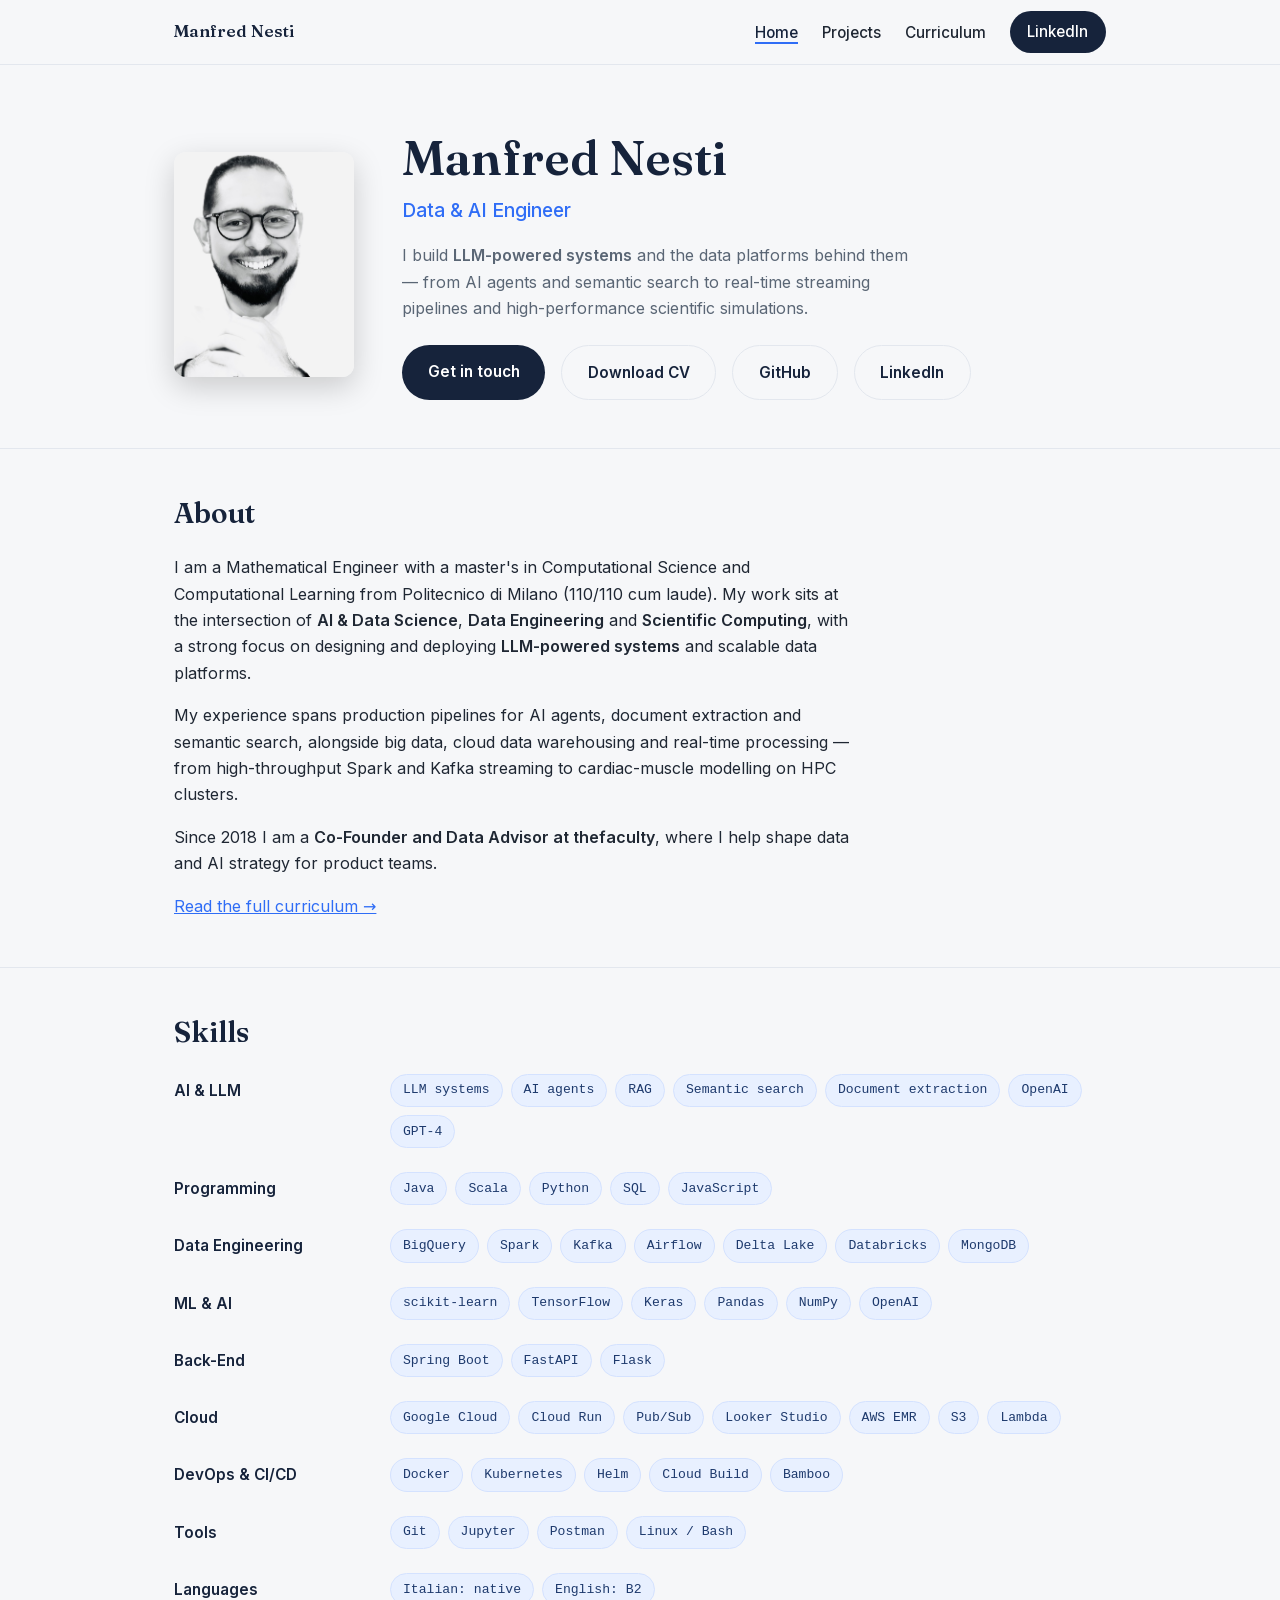
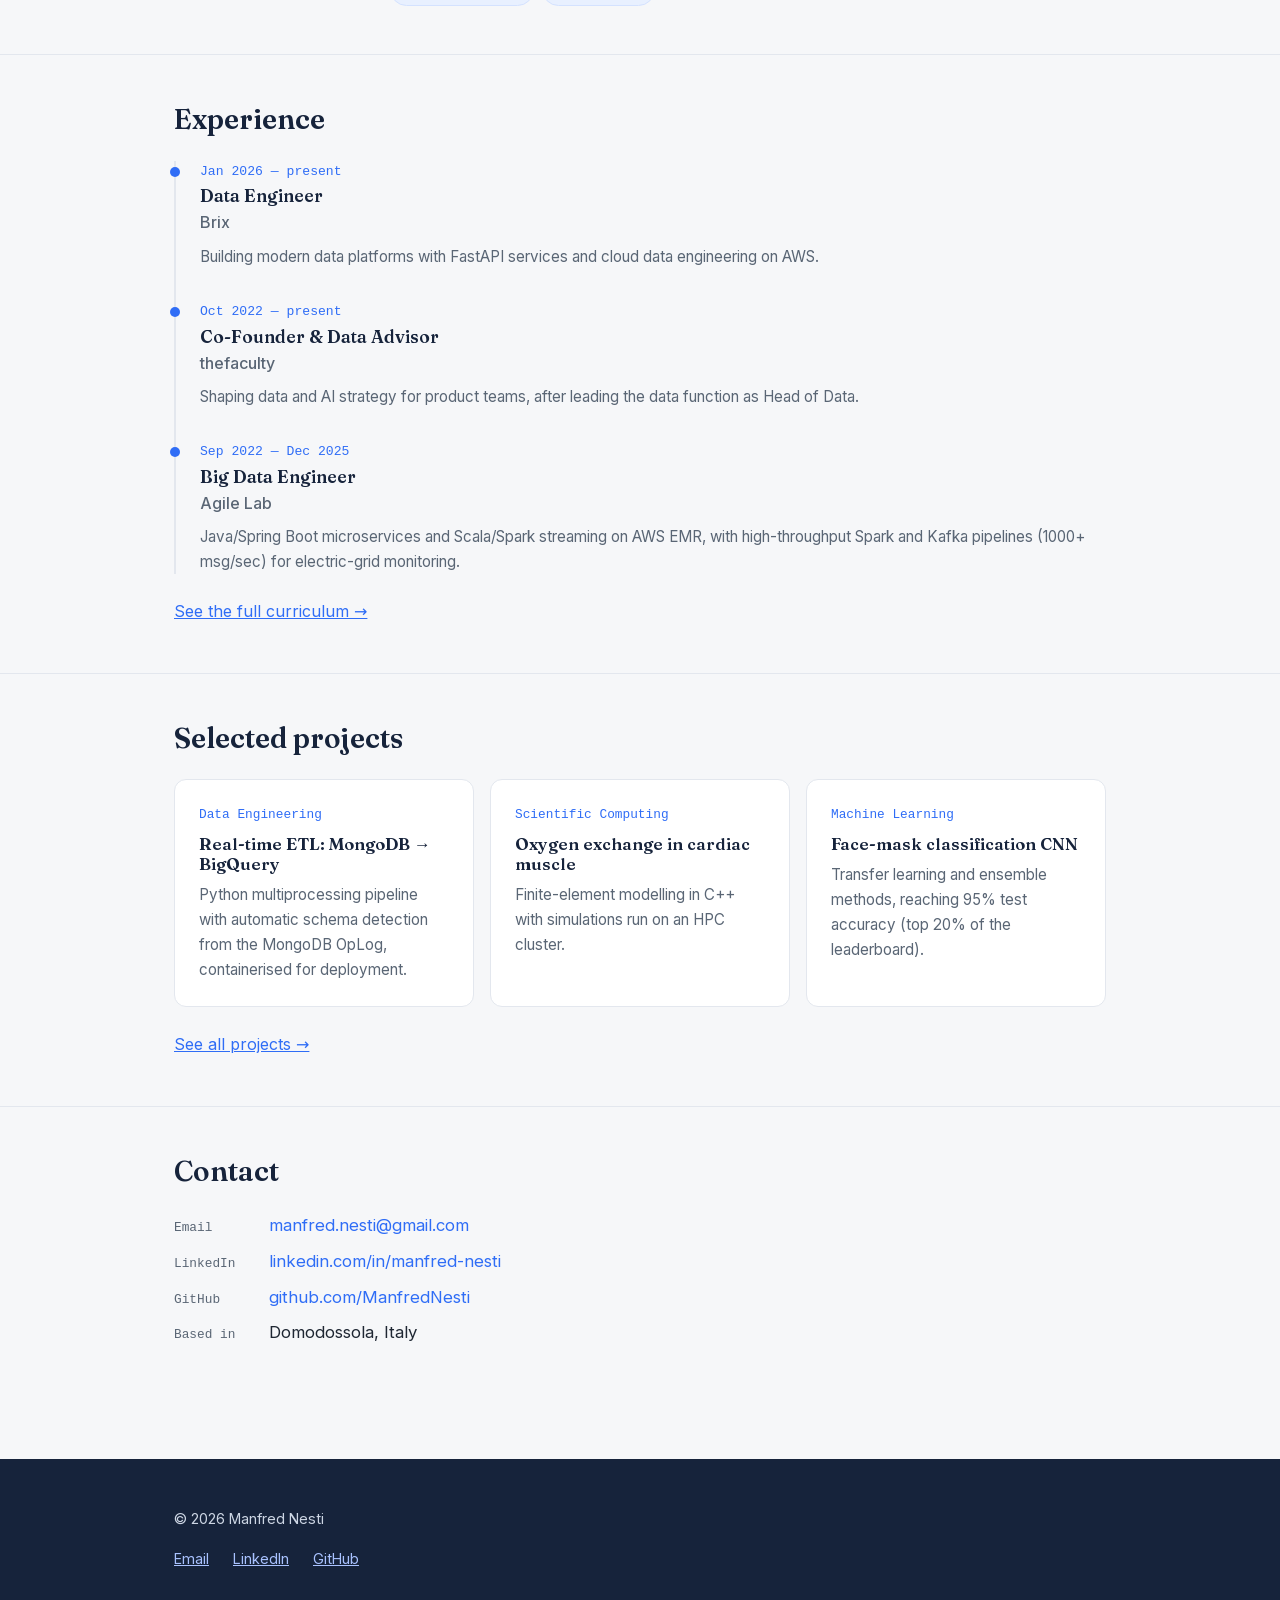
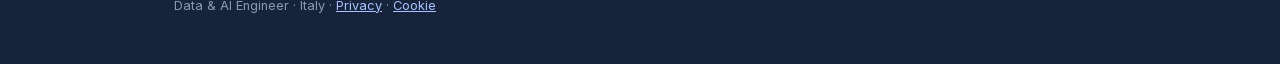
<file: index.html>
<!DOCTYPE html>
<html lang="en">
<head>
  <meta charset="UTF-8" />
  <meta name="viewport" content="width=device-width, initial-scale=1.0" />

  <title>Manfred Nesti — Data &amp; AI Engineer</title>
  <meta name="description" content="Manfred Nesti — Mathematical Engineer building LLM-powered systems and the data platforms behind them: AI agents, semantic search, streaming pipelines and high-performance scientific computing." />
  <link rel="canonical" href="https://www.manfrednesti.com/" />

  <!-- Social preview -->
  <meta property="og:title" content="Manfred Nesti — Data &amp; AI Engineer" />
  <meta property="og:description" content="Mathematical Engineer building LLM-powered systems and scalable data platforms — from AI agents to scientific computing." />
  <meta property="og:type" content="website" />
  <meta property="og:url" content="https://www.manfrednesti.com/" />
  <meta property="og:locale" content="en_GB" />

  <link rel="icon" href="assets/favicon.svg" type="image/svg+xml" />
  <link rel="icon" href="assets/favicon-32.png" sizes="32x32" type="image/png" />
  <link rel="apple-touch-icon" href="assets/apple-touch-icon.png" />
  <link rel="preload" href="assets/fonts/fraunces-latin.woff2" as="font" type="font/woff2" crossorigin />
  <link rel="preload" href="assets/fonts/inter-latin.woff2" as="font" type="font/woff2" crossorigin />
  <link rel="stylesheet" href="css/style.css" />

  <!-- ===== STRUCTURED DATA (JSON-LD) — helps Google understand who you are ===== -->
  <script type="application/ld+json">
  {
    "@context": "https://schema.org",
    "@type": "Person",
    "name": "Manfred Nesti",
    "jobTitle": "Data & AI Engineer",
    "url": "https://www.manfrednesti.com/",
    "email": "mailto:manfred.nesti@gmail.com",
    "alumniOf": "Politecnico di Milano",
    "knowsAbout": ["Artificial Intelligence", "Large Language Models", "Data Engineering", "Data Science", "Machine Learning", "Scientific Computing", "Cloud Computing"],
    "sameAs": [
      "https://www.linkedin.com/in/manfred-nesti/",
      "https://github.com/ManfredNesti"
    ]
  }
  </script>
</head>

<body>
  <a class="skip-link" href="#main">Skip to content</a>

  <!-- ============ HEADER (same on every page) ============ -->
  <header class="site-header">
    <div class="container">
      <nav class="nav" data-nav aria-label="Main navigation">
        <a class="nav__brand" href="/">Manfred Nesti</a>
        <button class="nav__toggle" data-nav-toggle aria-label="Open menu" aria-expanded="false">☰</button>
        <ul class="nav__links">
          <li><a href="/" aria-current="page">Home</a></li>
          <li><a href="projects">Projects</a></li>
          <li><a href="cv">Curriculum</a></li>
          <li><a class="btn btn--sm" href="https://www.linkedin.com/in/manfred-nesti/" target="_blank" rel="noopener">LinkedIn</a></li>
        </ul>
      </nav>
    </div>
  </header>

  <main id="main">

    <!-- ============ HERO ============ -->
    <div class="hero">
      <div class="container hero__grid">
        <img class="hero__photo" src="assets/foto.jpg" alt="Manfred Nesti" width="180" height="225" />
        <div>
          <h1>Manfred Nesti</h1>
          <p class="hero__role">Data &amp; AI Engineer</p>
          <p class="hero__intro">
            I build <strong>LLM-powered systems</strong> and the data platforms behind them — from AI
            agents and semantic search to real-time streaming pipelines and high-performance scientific
            simulations.
          </p>
          <div class="btn-row">
            <a class="btn" href="mailto:manfred.nesti@gmail.com">Get in touch</a>
            <a class="btn btn--ghost" href="assets/CV_Manfred_Nesti.pdf" target="_blank" rel="noopener">Download CV</a>
            <a class="btn btn--ghost" href="https://github.com/ManfredNesti" target="_blank" rel="noopener">GitHub</a>
            <a class="btn btn--ghost" href="https://www.linkedin.com/in/manfred-nesti/" target="_blank" rel="noopener">LinkedIn</a>
          </div>
        </div>
      </div>
    </div>

    <!-- ============ ABOUT ============ -->
    <section class="section" id="about">
      <div class="container">
        <h2>About</h2>
        <div class="prose">
          <p>
            I am a Mathematical Engineer with a master's in Computational Science and Computational
            Learning from Politecnico di Milano (110/110 cum laude). My work sits at the intersection of
            <strong>AI &amp; Data Science</strong>, <strong>Data Engineering</strong> and
            <strong>Scientific Computing</strong>, with a strong focus on designing and deploying
            <strong>LLM-powered systems</strong> and scalable data platforms.
          </p>
          <p>
            My experience spans production pipelines for AI agents, document extraction and semantic
            search, alongside big data, cloud data warehousing and real-time processing — from
            high-throughput Spark and Kafka streaming to cardiac-muscle modelling on HPC clusters.
          </p>
          <p>
            Since 2018 I am a <strong>Co-Founder and Data Advisor at thefaculty</strong>, where I help
            shape data and AI strategy for product teams.
          </p>
          <p><a href="cv">Read the full curriculum →</a></p>
        </div>
      </div>
    </section>

    <!-- ============ SKILLS ============ -->
    <section class="section" id="skills">
      <div class="container">
        <h2>Skills</h2>
        <div class="skills">
          <div class="skill-group">
            <div class="skill-group__label">AI &amp; LLM</div>
            <ul class="chips">
              <li class="chip">LLM systems</li><li class="chip">AI agents</li><li class="chip">RAG</li>
              <li class="chip">Semantic search</li><li class="chip">Document extraction</li>
              <li class="chip">OpenAI</li><li class="chip">GPT-4</li>
            </ul>
          </div>
          <div class="skill-group">
            <div class="skill-group__label">Programming</div>
            <ul class="chips">
              <li class="chip">Java</li><li class="chip">Scala</li><li class="chip">Python</li>
              <li class="chip">SQL</li><li class="chip">JavaScript</li>
            </ul>
          </div>
          <div class="skill-group">
            <div class="skill-group__label">Data Engineering</div>
            <ul class="chips">
              <li class="chip">BigQuery</li><li class="chip">Spark</li><li class="chip">Kafka</li>
              <li class="chip">Airflow</li><li class="chip">Delta Lake</li><li class="chip">Databricks</li>
              <li class="chip">MongoDB</li>
            </ul>
          </div>
          <div class="skill-group">
            <div class="skill-group__label">ML &amp; AI</div>
            <ul class="chips">
              <li class="chip">scikit-learn</li><li class="chip">TensorFlow</li><li class="chip">Keras</li>
              <li class="chip">Pandas</li><li class="chip">NumPy</li><li class="chip">OpenAI</li>
            </ul>
          </div>
          <div class="skill-group">
            <div class="skill-group__label">Back-End</div>
            <ul class="chips">
              <li class="chip">Spring Boot</li><li class="chip">FastAPI</li><li class="chip">Flask</li>
            </ul>
          </div>
          <div class="skill-group">
            <div class="skill-group__label">Cloud</div>
            <ul class="chips">
              <li class="chip">Google Cloud</li><li class="chip">Cloud Run</li><li class="chip">Pub/Sub</li>
              <li class="chip">Looker Studio</li><li class="chip">AWS EMR</li><li class="chip">S3</li><li class="chip">Lambda</li>
            </ul>
          </div>
          <div class="skill-group">
            <div class="skill-group__label">DevOps &amp; CI/CD</div>
            <ul class="chips">
              <li class="chip">Docker</li><li class="chip">Kubernetes</li><li class="chip">Helm</li>
              <li class="chip">Cloud Build</li><li class="chip">Bamboo</li>
            </ul>
          </div>
          <div class="skill-group">
            <div class="skill-group__label">Tools</div>
            <ul class="chips">
              <li class="chip">Git</li><li class="chip">Jupyter</li><li class="chip">Postman</li><li class="chip">Linux / Bash</li>
            </ul>
          </div>
          <div class="skill-group">
            <div class="skill-group__label">Languages</div>
            <ul class="chips">
              <li class="chip">Italian: native</li><li class="chip">English: B2</li>
            </ul>
          </div>
        </div>
      </div>
    </section>

    <!-- ============ EXPERIENCE (highlights) ============ -->
    <section class="section" id="experience">
      <div class="container">
        <h2>Experience</h2>
        <ul class="timeline">
          <li>
            <div class="year">Jan 2026 — present</div>
            <h3>Data Engineer</h3>
            <div class="org">Brix</div>
            <p>Building modern data platforms with FastAPI services and cloud data engineering on AWS.</p>
          </li>
          <li>
            <div class="year">Oct 2022 — present</div>
            <h3>Co-Founder &amp; Data Advisor</h3>
            <div class="org">thefaculty</div>
            <p>Shaping data and AI strategy for product teams, after leading the data function as Head of Data.</p>
          </li>
          <li>
            <div class="year">Sep 2022 — Dec 2025</div>
            <h3>Big Data Engineer</h3>
            <div class="org">Agile Lab</div>
            <p>Java/Spring Boot microservices and Scala/Spark streaming on AWS EMR, with high-throughput
               Spark and Kafka pipelines (1000+ msg/sec) for electric-grid monitoring.</p>
          </li>
        </ul>
        <p style="margin-top: var(--sp-3);"><a href="cv">See the full curriculum →</a></p>
      </div>
    </section>

    <!-- ============ PROJECTS (preview) ============ -->
    <section class="section" id="projects">
      <div class="container">
        <h2>Selected projects</h2>
        <div class="grid-cards">
          <article class="card">
            <div class="card__meta">Data Engineering</div>
            <h3>Real-time ETL: MongoDB → BigQuery</h3>
            <p>Python multiprocessing pipeline with automatic schema detection from the MongoDB OpLog, containerised for deployment.</p>
          </article>
          <article class="card">
            <div class="card__meta">Scientific Computing</div>
            <h3>Oxygen exchange in cardiac muscle</h3>
            <p>Finite-element modelling in C++ with simulations run on an HPC cluster.</p>
          </article>
          <article class="card">
            <div class="card__meta">Machine Learning</div>
            <h3>Face-mask classification CNN</h3>
            <p>Transfer learning and ensemble methods, reaching 95% test accuracy (top 20% of the leaderboard).</p>
          </article>
        </div>
        <p style="margin-top: var(--sp-3);"><a href="projects">See all projects →</a></p>
      </div>
    </section>

    <!-- ============ CONTACT ============ -->
    <section class="section" id="contact">
      <div class="container">
        <h2>Contact</h2>
        <ul class="contact-list">
          <li><span class="contact-label">Email</span> <a href="mailto:manfred.nesti@gmail.com">manfred.nesti@gmail.com</a></li>
          <li><span class="contact-label">LinkedIn</span> <a href="https://www.linkedin.com/in/manfred-nesti/" target="_blank" rel="noopener">linkedin.com/in/manfred-nesti</a></li>
          <li><span class="contact-label">GitHub</span> <a href="https://github.com/ManfredNesti" target="_blank" rel="noopener">github.com/ManfredNesti</a></li>
          <li><span class="contact-label">Based in</span> Domodossola, Italy</li>
        </ul>
      </div>
    </section>

  </main>

  <!-- ============ FOOTER (same on every page) ============ -->
  <footer class="site-footer">
    <div class="container footer__grid">
      <div>© <span id="year">2026</span> Manfred Nesti</div>
      <div class="footer__links">
        <a href="mailto:manfred.nesti@gmail.com">Email</a>
        <a href="https://www.linkedin.com/in/manfred-nesti/" target="_blank" rel="noopener">LinkedIn</a>
        <a href="https://github.com/ManfredNesti" target="_blank" rel="noopener">GitHub</a>
      </div>
      <div class="footer__legal">Data &amp; AI Engineer · Italy · <a href="privacy">Privacy</a> · <a href="cookie-policy">Cookie</a></div>
    </div>
  </footer>

  <script src="js/main.js" defer></script>
</body>
</html>
</file>
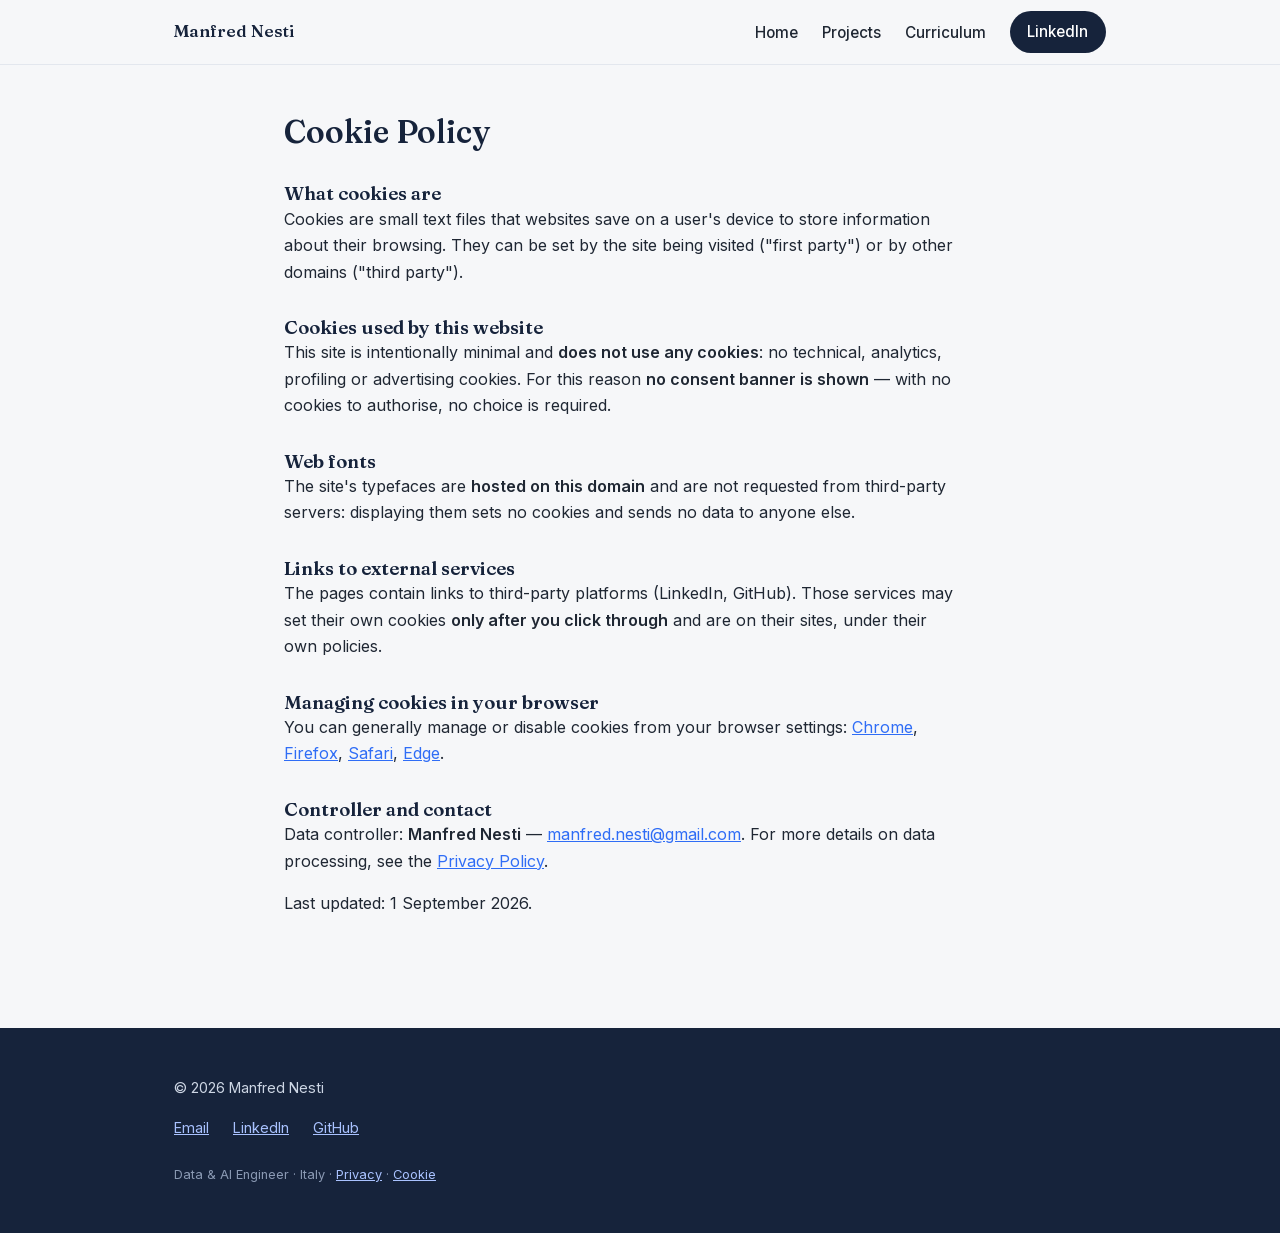
<file: cookie-policy.html>
<!DOCTYPE html>
<html lang="en">
<head>
  <meta charset="UTF-8" />
  <meta name="viewport" content="width=device-width, initial-scale=1.0" />

  <title>Cookie Policy — Manfred Nesti</title>
  <meta name="description" content="Cookie policy of manfrednesti.com." />
  <meta name="robots" content="noindex, follow" />
  <link rel="canonical" href="https://www.manfrednesti.com/cookie-policy" />

  <link rel="icon" href="assets/favicon.svg" type="image/svg+xml" />
  <link rel="icon" href="assets/favicon-32.png" sizes="32x32" type="image/png" />
  <link rel="apple-touch-icon" href="assets/apple-touch-icon.png" />
  <link rel="preload" href="assets/fonts/fraunces-latin.woff2" as="font" type="font/woff2" crossorigin />
  <link rel="preload" href="assets/fonts/inter-latin.woff2" as="font" type="font/woff2" crossorigin />
  <link rel="stylesheet" href="css/style.css" />
</head>

<body>
  <a class="skip-link" href="#main">Skip to content</a>

  <header class="site-header">
    <div class="container">
      <nav class="nav" data-nav aria-label="Main navigation">
        <a class="nav__brand" href="/">Manfred Nesti</a>
        <button class="nav__toggle" data-nav-toggle aria-label="Open menu" aria-expanded="false">☰</button>
        <ul class="nav__links">
          <li><a href="/">Home</a></li>
          <li><a href="projects">Projects</a></li>
          <li><a href="cv">Curriculum</a></li>
          <li><a class="btn btn--sm" href="https://www.linkedin.com/in/manfred-nesti/" target="_blank" rel="noopener">LinkedIn</a></li>
        </ul>
      </nav>
    </div>
  </header>

  <main id="main">
    <section class="section" style="border-top: 0;">
      <div class="container prose" style="max-width: 760px;">
        <h2 style="font-size: 2rem;">Cookie Policy</h2>

        <h3 style="margin-top: 2rem;">What cookies are</h3>
        <p>Cookies are small text files that websites save on a user's device to store information about their browsing. They can be set by the site being visited ("first party") or by other domains ("third party").</p>

        <h3 style="margin-top: 2rem;">Cookies used by this website</h3>
        <p>This site is intentionally minimal and <strong>does not use any cookies</strong>: no technical, analytics, profiling or advertising cookies. For this reason <strong>no consent banner is shown</strong> — with no cookies to authorise, no choice is required.</p>

        <h3 style="margin-top: 2rem;">Web fonts</h3>
        <p>The site's typefaces are <strong>hosted on this domain</strong> and are not requested from third-party servers: displaying them sets no cookies and sends no data to anyone else.</p>

        <h3 style="margin-top: 2rem;">Links to external services</h3>
        <p>The pages contain links to third-party platforms (LinkedIn, GitHub). Those services may set their own cookies <strong>only after you click through</strong> and are on their sites, under their own policies.</p>

        <h3 style="margin-top: 2rem;">Managing cookies in your browser</h3>
        <p>You can generally manage or disable cookies from your browser settings:
          <a href="https://support.google.com/chrome/answer/95647" target="_blank" rel="noopener">Chrome</a>,
          <a href="https://support.mozilla.org/kb/enhanced-tracking-protection-firefox-desktop" target="_blank" rel="noopener">Firefox</a>,
          <a href="https://support.apple.com/guide/safari/sfri11471/mac" target="_blank" rel="noopener">Safari</a>,
          <a href="https://support.microsoft.com/microsoft-edge" target="_blank" rel="noopener">Edge</a>.
        </p>

        <h3 style="margin-top: 2rem;">Controller and contact</h3>
        <p>Data controller: <strong>Manfred Nesti</strong> — <a href="mailto:manfred.nesti@gmail.com">manfred.nesti@gmail.com</a>. For more details on data processing, see the <a href="privacy">Privacy Policy</a>.</p>
        <p>Last updated: 1 September 2026.</p>
      </div>
    </section>
  </main>

  <footer class="site-footer">
    <div class="container footer__grid">
      <div>© <span id="year">2026</span> Manfred Nesti</div>
      <div class="footer__links">
        <a href="mailto:manfred.nesti@gmail.com">Email</a>
        <a href="https://www.linkedin.com/in/manfred-nesti/" target="_blank" rel="noopener">LinkedIn</a>
        <a href="https://github.com/ManfredNesti" target="_blank" rel="noopener">GitHub</a>
      </div>
      <div class="footer__legal">Data &amp; AI Engineer · Italy · <a href="privacy">Privacy</a> · <a href="cookie-policy">Cookie</a></div>
    </div>
  </footer>

  <script src="js/main.js" defer></script>
</body>
</html>
</file>
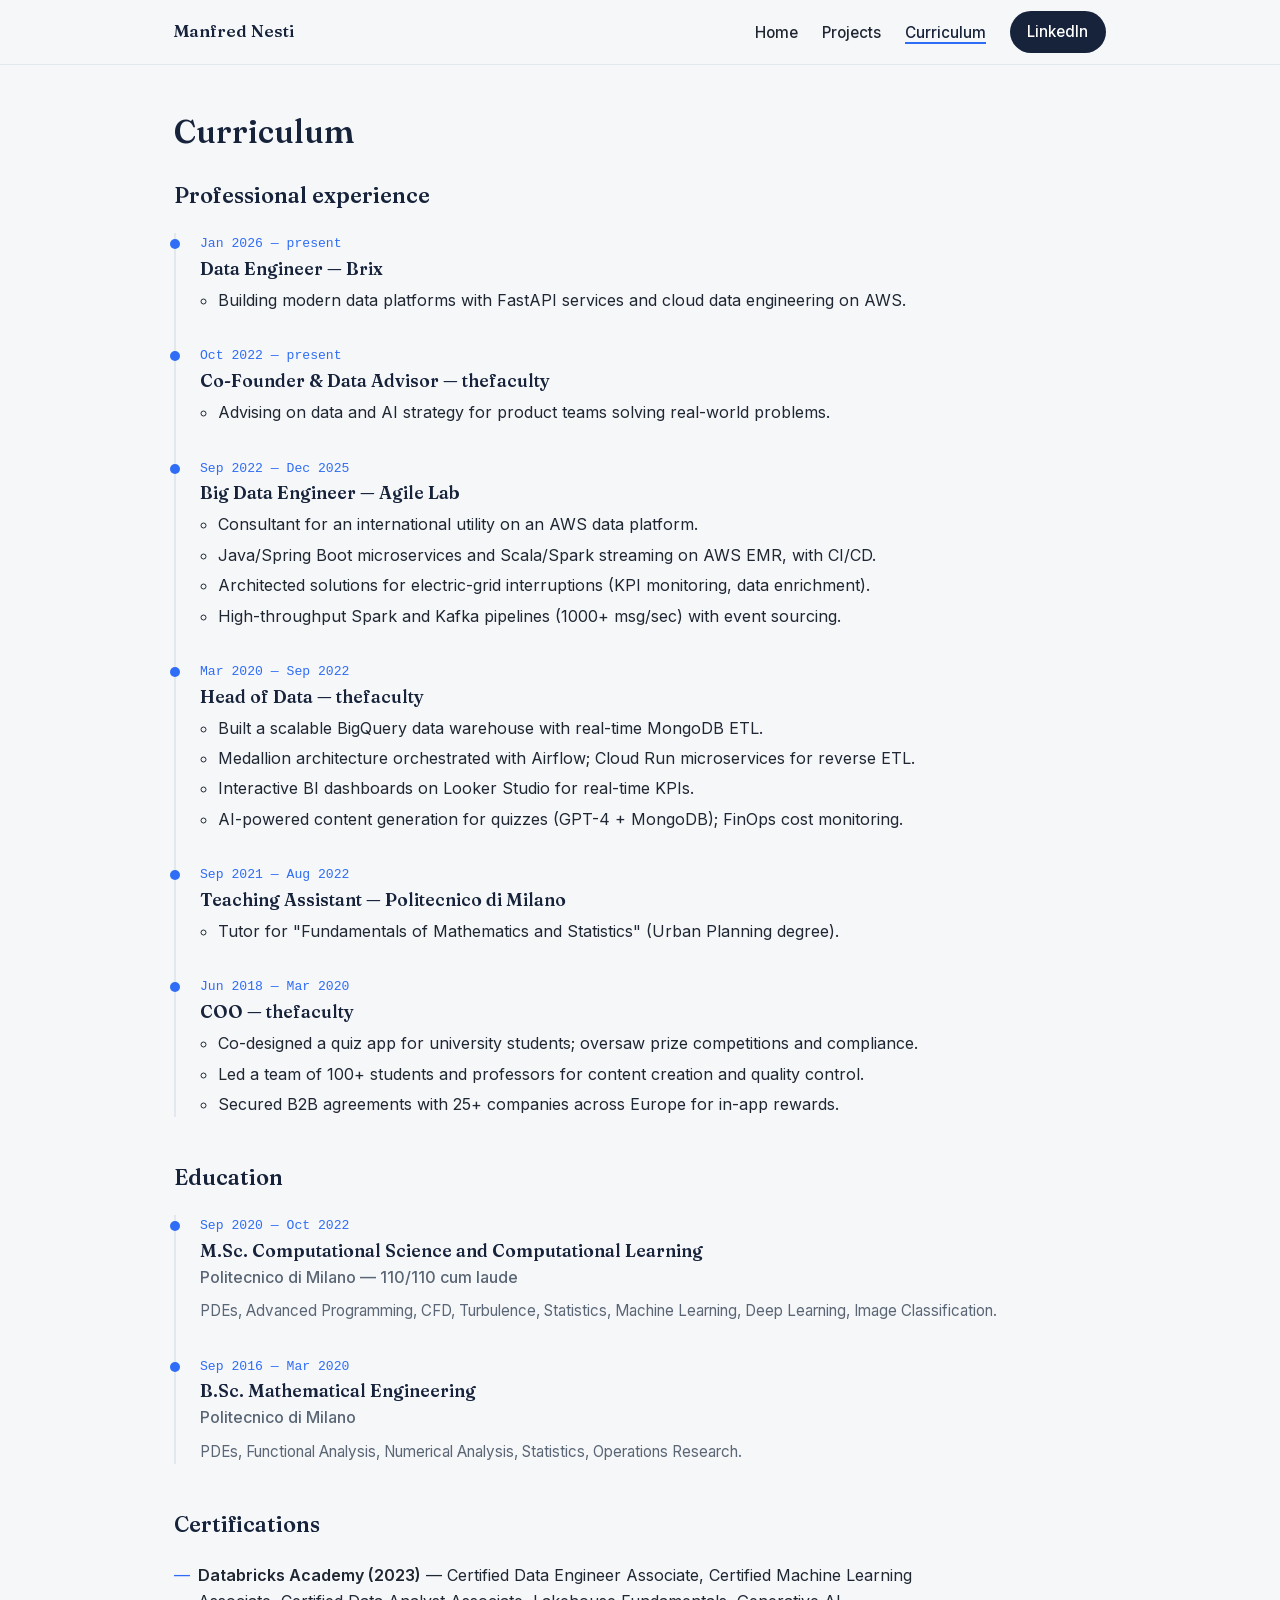
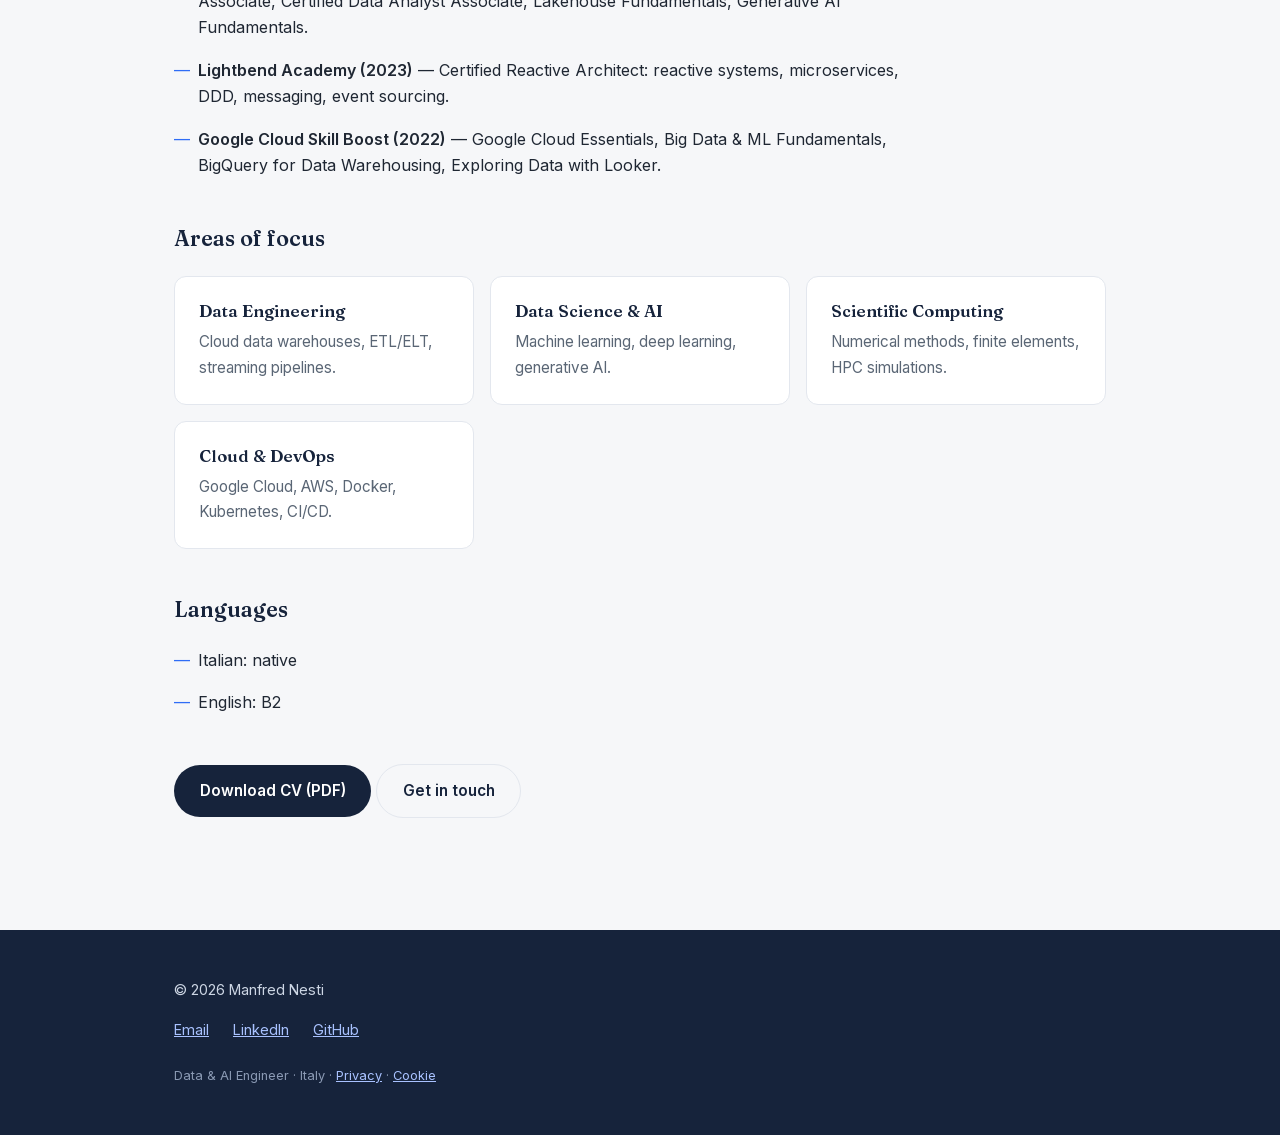
<file: cv.html>
<!DOCTYPE html>
<html lang="en">
<head>
  <meta charset="UTF-8" />
  <meta name="viewport" content="width=device-width, initial-scale=1.0" />

  <title>Curriculum — Manfred Nesti | Big Data &amp; Scientific Computing Engineer</title>
  <meta name="description" content="Experience, education, certifications and skills of Manfred Nesti — Big Data &amp; Scientific Computing Engineer, Politecnico di Milano." />
  <link rel="canonical" href="https://www.manfrednesti.com/cv" />

  <link rel="icon" href="assets/favicon.svg" type="image/svg+xml" />
  <link rel="icon" href="assets/favicon-32.png" sizes="32x32" type="image/png" />
  <link rel="apple-touch-icon" href="assets/apple-touch-icon.png" />
  <link rel="preload" href="assets/fonts/fraunces-latin.woff2" as="font" type="font/woff2" crossorigin />
  <link rel="preload" href="assets/fonts/inter-latin.woff2" as="font" type="font/woff2" crossorigin />
  <link rel="stylesheet" href="css/style.css" />
</head>

<body>
  <a class="skip-link" href="#main">Skip to content</a>

  <!-- ============ HEADER ============ -->
  <header class="site-header">
    <div class="container">
      <nav class="nav" data-nav aria-label="Main navigation">
        <a class="nav__brand" href="/">Manfred Nesti</a>
        <button class="nav__toggle" data-nav-toggle aria-label="Open menu" aria-expanded="false">☰</button>
        <ul class="nav__links">
          <li><a href="/">Home</a></li>
          <li><a href="projects">Projects</a></li>
          <li><a href="cv" aria-current="page">Curriculum</a></li>
          <li><a class="btn btn--sm" href="https://www.linkedin.com/in/manfred-nesti/" target="_blank" rel="noopener">LinkedIn</a></li>
        </ul>
      </nav>
    </div>
  </header>

  <main id="main">
    <section class="section" style="border-top: 0;">
      <div class="container">
        <h2 style="font-size: 2rem;">Curriculum</h2>

        <!-- ===== EXPERIENCE ===== -->
        <h3 class="cv-heading">Professional experience</h3>
        <ul class="timeline">
          <li>
            <div class="year">Jan 2026 — present</div>
            <h3>Data Engineer — Brix</h3>
            <ul>
              <li>Building modern data platforms with FastAPI services and cloud data engineering on AWS.</li>
            </ul>
          </li>
          <li>
            <div class="year">Oct 2022 — present</div>
            <h3>Co-Founder &amp; Data Advisor — thefaculty</h3>
            <ul>
              <li>Advising on data and AI strategy for product teams solving real-world problems.</li>
            </ul>
          </li>
          <li>
            <div class="year">Sep 2022 — Dec 2025</div>
            <h3>Big Data Engineer — Agile Lab</h3>
            <ul>
              <li>Consultant for an international utility on an AWS data platform.</li>
              <li>Java/Spring Boot microservices and Scala/Spark streaming on AWS EMR, with CI/CD.</li>
              <li>Architected solutions for electric-grid interruptions (KPI monitoring, data enrichment).</li>
              <li>High-throughput Spark and Kafka pipelines (1000+ msg/sec) with event sourcing.</li>
            </ul>
          </li>
          <li>
            <div class="year">Mar 2020 — Sep 2022</div>
            <h3>Head of Data — thefaculty</h3>
            <ul>
              <li>Built a scalable BigQuery data warehouse with real-time MongoDB ETL.</li>
              <li>Medallion architecture orchestrated with Airflow; Cloud Run microservices for reverse ETL.</li>
              <li>Interactive BI dashboards on Looker Studio for real-time KPIs.</li>
              <li>AI-powered content generation for quizzes (GPT-4 + MongoDB); FinOps cost monitoring.</li>
            </ul>
          </li>
          <li>
            <div class="year">Sep 2021 — Aug 2022</div>
            <h3>Teaching Assistant — Politecnico di Milano</h3>
            <ul>
              <li>Tutor for "Fundamentals of Mathematics and Statistics" (Urban Planning degree).</li>
            </ul>
          </li>
          <li>
            <div class="year">Jun 2018 — Mar 2020</div>
            <h3>COO — thefaculty</h3>
            <ul>
              <li>Co-designed a quiz app for university students; oversaw prize competitions and compliance.</li>
              <li>Led a team of 100+ students and professors for content creation and quality control.</li>
              <li>Secured B2B agreements with 25+ companies across Europe for in-app rewards.</li>
            </ul>
          </li>
        </ul>

        <!-- ===== EDUCATION ===== -->
        <h3 class="cv-heading">Education</h3>
        <ul class="timeline">
          <li>
            <div class="year">Sep 2020 — Oct 2022</div>
            <h3>M.Sc. Computational Science and Computational Learning</h3>
            <div class="org">Politecnico di Milano — 110/110 cum laude</div>
            <p>PDEs, Advanced Programming, CFD, Turbulence, Statistics, Machine Learning, Deep Learning, Image Classification.</p>
          </li>
          <li>
            <div class="year">Sep 2016 — Mar 2020</div>
            <h3>B.Sc. Mathematical Engineering</h3>
            <div class="org">Politecnico di Milano</div>
            <p>PDEs, Functional Analysis, Numerical Analysis, Statistics, Operations Research.</p>
          </li>
        </ul>

        <!-- ===== CERTIFICATIONS ===== -->
        <h3 class="cv-heading">Certifications</h3>
        <ul class="cv-list">
          <li><strong>Databricks Academy (2023)</strong> — Certified Data Engineer Associate, Certified Machine Learning Associate, Certified Data Analyst Associate, Lakehouse Fundamentals, Generative AI Fundamentals.</li>
          <li><strong>Lightbend Academy (2023)</strong> — Certified Reactive Architect: reactive systems, microservices, DDD, messaging, event sourcing.</li>
          <li><strong>Google Cloud Skill Boost (2022)</strong> — Google Cloud Essentials, Big Data &amp; ML Fundamentals, BigQuery for Data Warehousing, Exploring Data with Looker.</li>
        </ul>

        <!-- ===== AREAS OF FOCUS ===== -->
        <h3 class="cv-heading">Areas of focus</h3>
        <div class="grid-cards">
          <article class="card"><h3>Data Engineering</h3><p>Cloud data warehouses, ETL/ELT, streaming pipelines.</p></article>
          <article class="card"><h3>Data Science &amp; AI</h3><p>Machine learning, deep learning, generative AI.</p></article>
          <article class="card"><h3>Scientific Computing</h3><p>Numerical methods, finite elements, HPC simulations.</p></article>
          <article class="card"><h3>Cloud &amp; DevOps</h3><p>Google Cloud, AWS, Docker, Kubernetes, CI/CD.</p></article>
        </div>

        <!-- ===== LANGUAGES ===== -->
        <h3 class="cv-heading">Languages</h3>
        <ul class="cv-list">
          <li>Italian: native</li>
          <li>English: B2</li>
        </ul>

        <p style="margin-top: var(--sp-5);">
          <a class="btn" href="assets/CV_Manfred_Nesti.pdf" target="_blank" rel="noopener">Download CV (PDF)</a>
          <a class="btn btn--ghost" href="mailto:manfred.nesti@gmail.com">Get in touch</a>
        </p>
      </div>
    </section>
  </main>

  <!-- ============ FOOTER ============ -->
  <footer class="site-footer">
    <div class="container footer__grid">
      <div>© <span id="year">2026</span> Manfred Nesti</div>
      <div class="footer__links">
        <a href="mailto:manfred.nesti@gmail.com">Email</a>
        <a href="https://www.linkedin.com/in/manfred-nesti/" target="_blank" rel="noopener">LinkedIn</a>
        <a href="https://github.com/ManfredNesti" target="_blank" rel="noopener">GitHub</a>
      </div>
      <div class="footer__legal">Data &amp; AI Engineer · Italy · <a href="privacy">Privacy</a> · <a href="cookie-policy">Cookie</a></div>
    </div>
  </footer>

  <script src="js/main.js" defer></script>
</body>
</html>
</file>
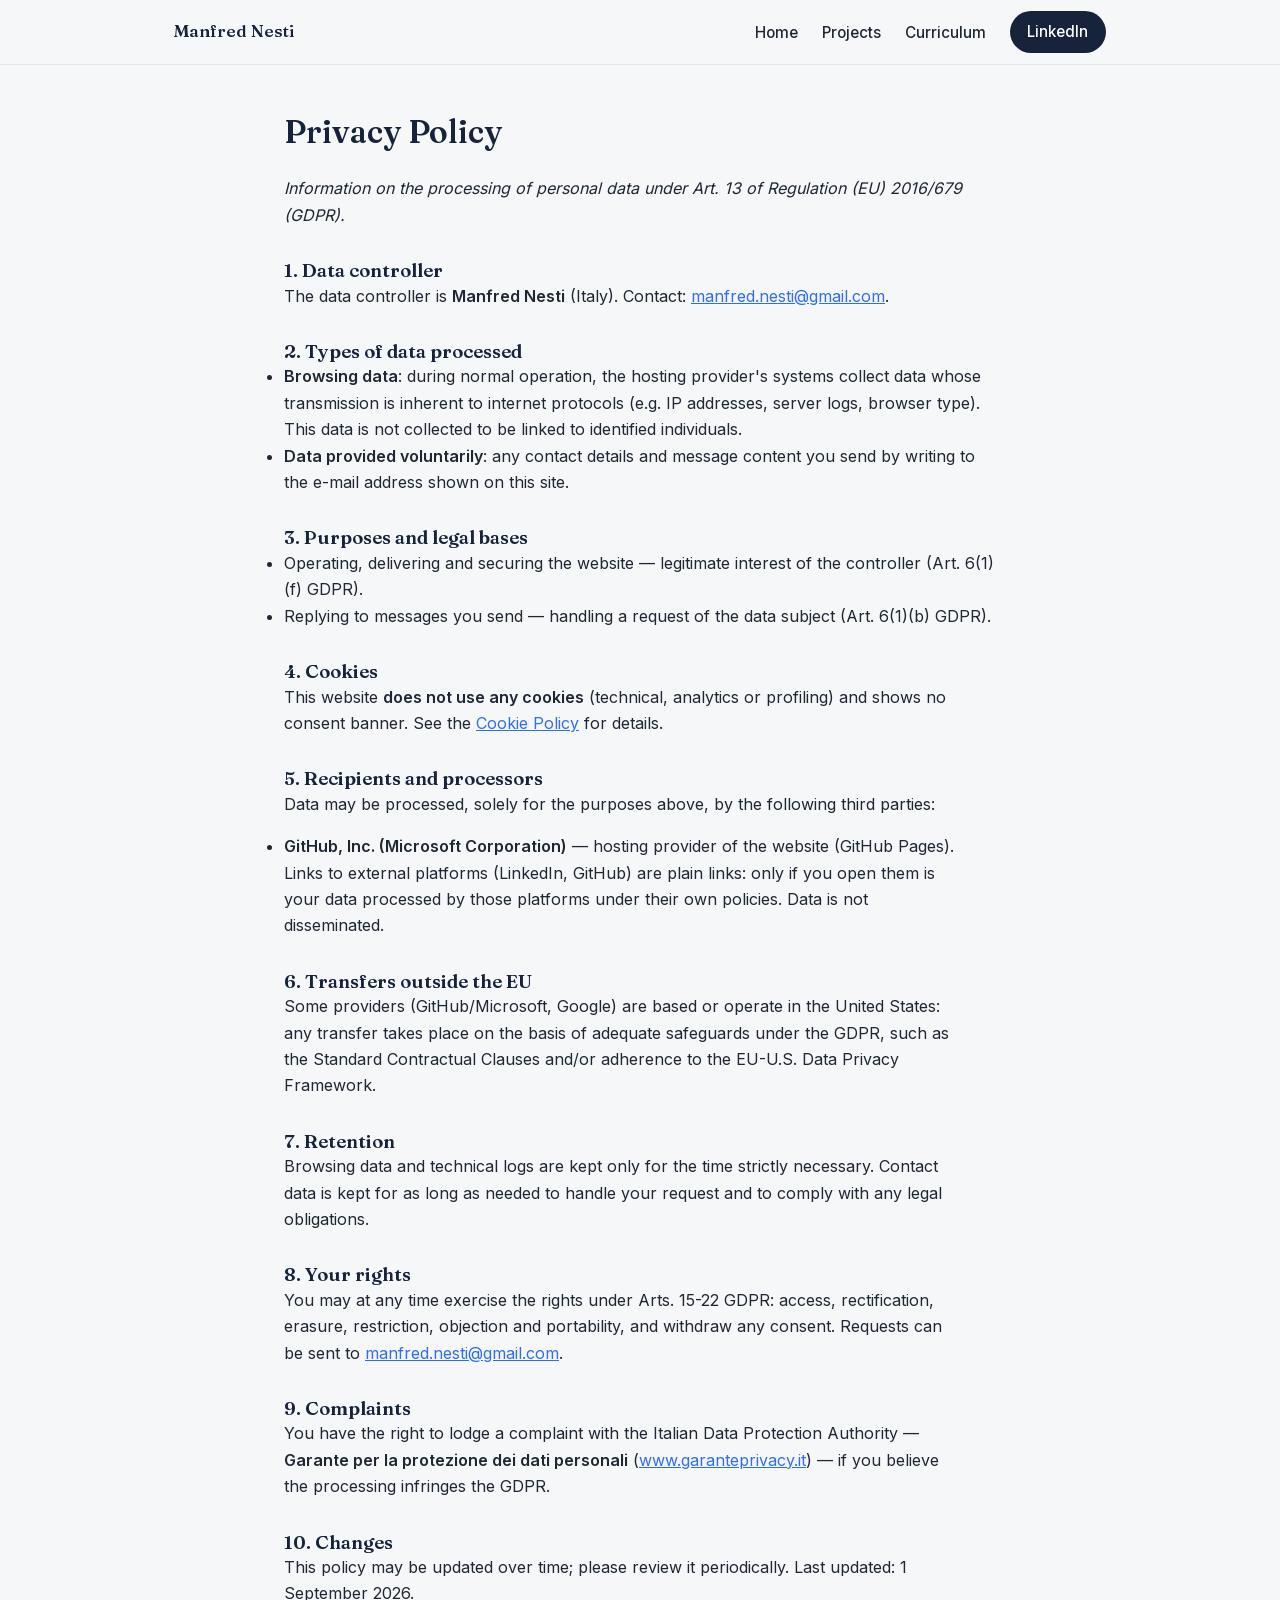
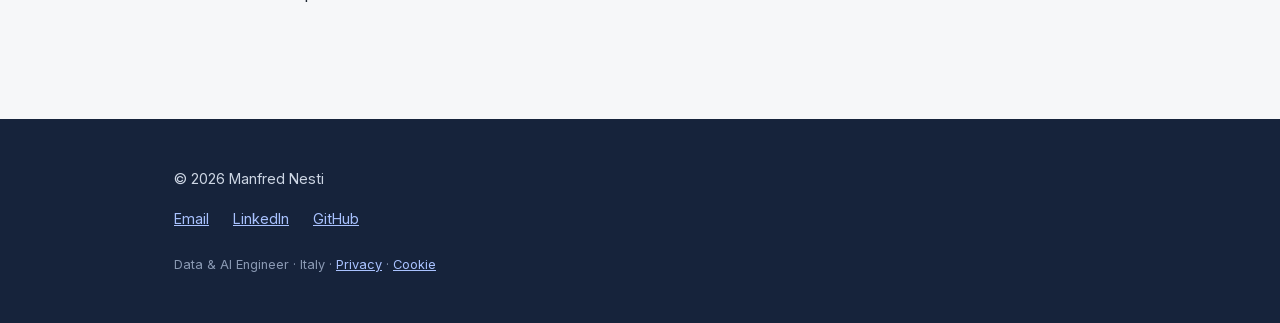
<file: privacy.html>
<!DOCTYPE html>
<html lang="en">
<head>
  <meta charset="UTF-8" />
  <meta name="viewport" content="width=device-width, initial-scale=1.0" />

  <title>Privacy Policy — Manfred Nesti</title>
  <meta name="description" content="Privacy policy of manfrednesti.com — how personal data is processed, under Art. 13 of Regulation (EU) 2016/679 (GDPR)." />
  <meta name="robots" content="noindex, follow" />
  <link rel="canonical" href="https://www.manfrednesti.com/privacy" />

  <link rel="icon" href="assets/favicon.svg" type="image/svg+xml" />
  <link rel="icon" href="assets/favicon-32.png" sizes="32x32" type="image/png" />
  <link rel="apple-touch-icon" href="assets/apple-touch-icon.png" />
  <link rel="preload" href="assets/fonts/fraunces-latin.woff2" as="font" type="font/woff2" crossorigin />
  <link rel="preload" href="assets/fonts/inter-latin.woff2" as="font" type="font/woff2" crossorigin />
  <link rel="stylesheet" href="css/style.css" />
</head>

<body>
  <a class="skip-link" href="#main">Skip to content</a>

  <header class="site-header">
    <div class="container">
      <nav class="nav" data-nav aria-label="Main navigation">
        <a class="nav__brand" href="/">Manfred Nesti</a>
        <button class="nav__toggle" data-nav-toggle aria-label="Open menu" aria-expanded="false">☰</button>
        <ul class="nav__links">
          <li><a href="/">Home</a></li>
          <li><a href="projects">Projects</a></li>
          <li><a href="cv">Curriculum</a></li>
          <li><a class="btn btn--sm" href="https://www.linkedin.com/in/manfred-nesti/" target="_blank" rel="noopener">LinkedIn</a></li>
        </ul>
      </nav>
    </div>
  </header>

  <main id="main">
    <section class="section" style="border-top: 0;">
      <div class="container prose" style="max-width: 760px;">
        <h2 style="font-size: 2rem;">Privacy Policy</h2>
        <p><em>Information on the processing of personal data under Art. 13 of Regulation (EU) 2016/679 (GDPR).</em></p>

        <h3 style="margin-top: 2rem;">1. Data controller</h3>
        <p>The data controller is <strong>Manfred Nesti</strong> (Italy). Contact: <a href="mailto:manfred.nesti@gmail.com">manfred.nesti@gmail.com</a>.</p>

        <h3 style="margin-top: 2rem;">2. Types of data processed</h3>
        <ul>
          <li><strong>Browsing data</strong>: during normal operation, the hosting provider's systems collect data whose transmission is inherent to internet protocols (e.g. IP addresses, server logs, browser type). This data is not collected to be linked to identified individuals.</li>
          <li><strong>Data provided voluntarily</strong>: any contact details and message content you send by writing to the e-mail address shown on this site.</li>
        </ul>

        <h3 style="margin-top: 2rem;">3. Purposes and legal bases</h3>
        <ul>
          <li>Operating, delivering and securing the website — legitimate interest of the controller (Art. 6(1)(f) GDPR).</li>
          <li>Replying to messages you send — handling a request of the data subject (Art. 6(1)(b) GDPR).</li>
        </ul>

        <h3 style="margin-top: 2rem;">4. Cookies</h3>
        <p>This website <strong>does not use any cookies</strong> (technical, analytics or profiling) and shows no consent banner. See the <a href="cookie-policy">Cookie Policy</a> for details.</p>

        <h3 style="margin-top: 2rem;">5. Recipients and processors</h3>
        <p>Data may be processed, solely for the purposes above, by the following third parties:</p>
        <ul>
          <li><strong>GitHub, Inc. (Microsoft Corporation)</strong> — hosting provider of the website (GitHub Pages).</li>
        </ul>
        <p>Links to external platforms (LinkedIn, GitHub) are plain links: only if you open them is your data processed by those platforms under their own policies. Data is not disseminated.</p>

        <h3 style="margin-top: 2rem;">6. Transfers outside the EU</h3>
        <p>Some providers (GitHub/Microsoft, Google) are based or operate in the United States: any transfer takes place on the basis of adequate safeguards under the GDPR, such as the Standard Contractual Clauses and/or adherence to the EU-U.S. Data Privacy Framework.</p>

        <h3 style="margin-top: 2rem;">7. Retention</h3>
        <p>Browsing data and technical logs are kept only for the time strictly necessary. Contact data is kept for as long as needed to handle your request and to comply with any legal obligations.</p>

        <h3 style="margin-top: 2rem;">8. Your rights</h3>
        <p>You may at any time exercise the rights under Arts. 15-22 GDPR: access, rectification, erasure, restriction, objection and portability, and withdraw any consent. Requests can be sent to <a href="mailto:manfred.nesti@gmail.com">manfred.nesti@gmail.com</a>.</p>

        <h3 style="margin-top: 2rem;">9. Complaints</h3>
        <p>You have the right to lodge a complaint with the Italian Data Protection Authority — <strong>Garante per la protezione dei dati personali</strong> (<a href="https://www.garanteprivacy.it" target="_blank" rel="noopener">www.garanteprivacy.it</a>) — if you believe the processing infringes the GDPR.</p>

        <h3 style="margin-top: 2rem;">10. Changes</h3>
        <p>This policy may be updated over time; please review it periodically. Last updated: 1 September 2026.</p>
      </div>
    </section>
  </main>

  <footer class="site-footer">
    <div class="container footer__grid">
      <div>© <span id="year">2026</span> Manfred Nesti</div>
      <div class="footer__links">
        <a href="mailto:manfred.nesti@gmail.com">Email</a>
        <a href="https://www.linkedin.com/in/manfred-nesti/" target="_blank" rel="noopener">LinkedIn</a>
        <a href="https://github.com/ManfredNesti" target="_blank" rel="noopener">GitHub</a>
      </div>
      <div class="footer__legal">Data &amp; AI Engineer · Italy · <a href="privacy">Privacy</a> · <a href="cookie-policy">Cookie</a></div>
    </div>
  </footer>

  <script src="js/main.js" defer></script>
</body>
</html>
</file>
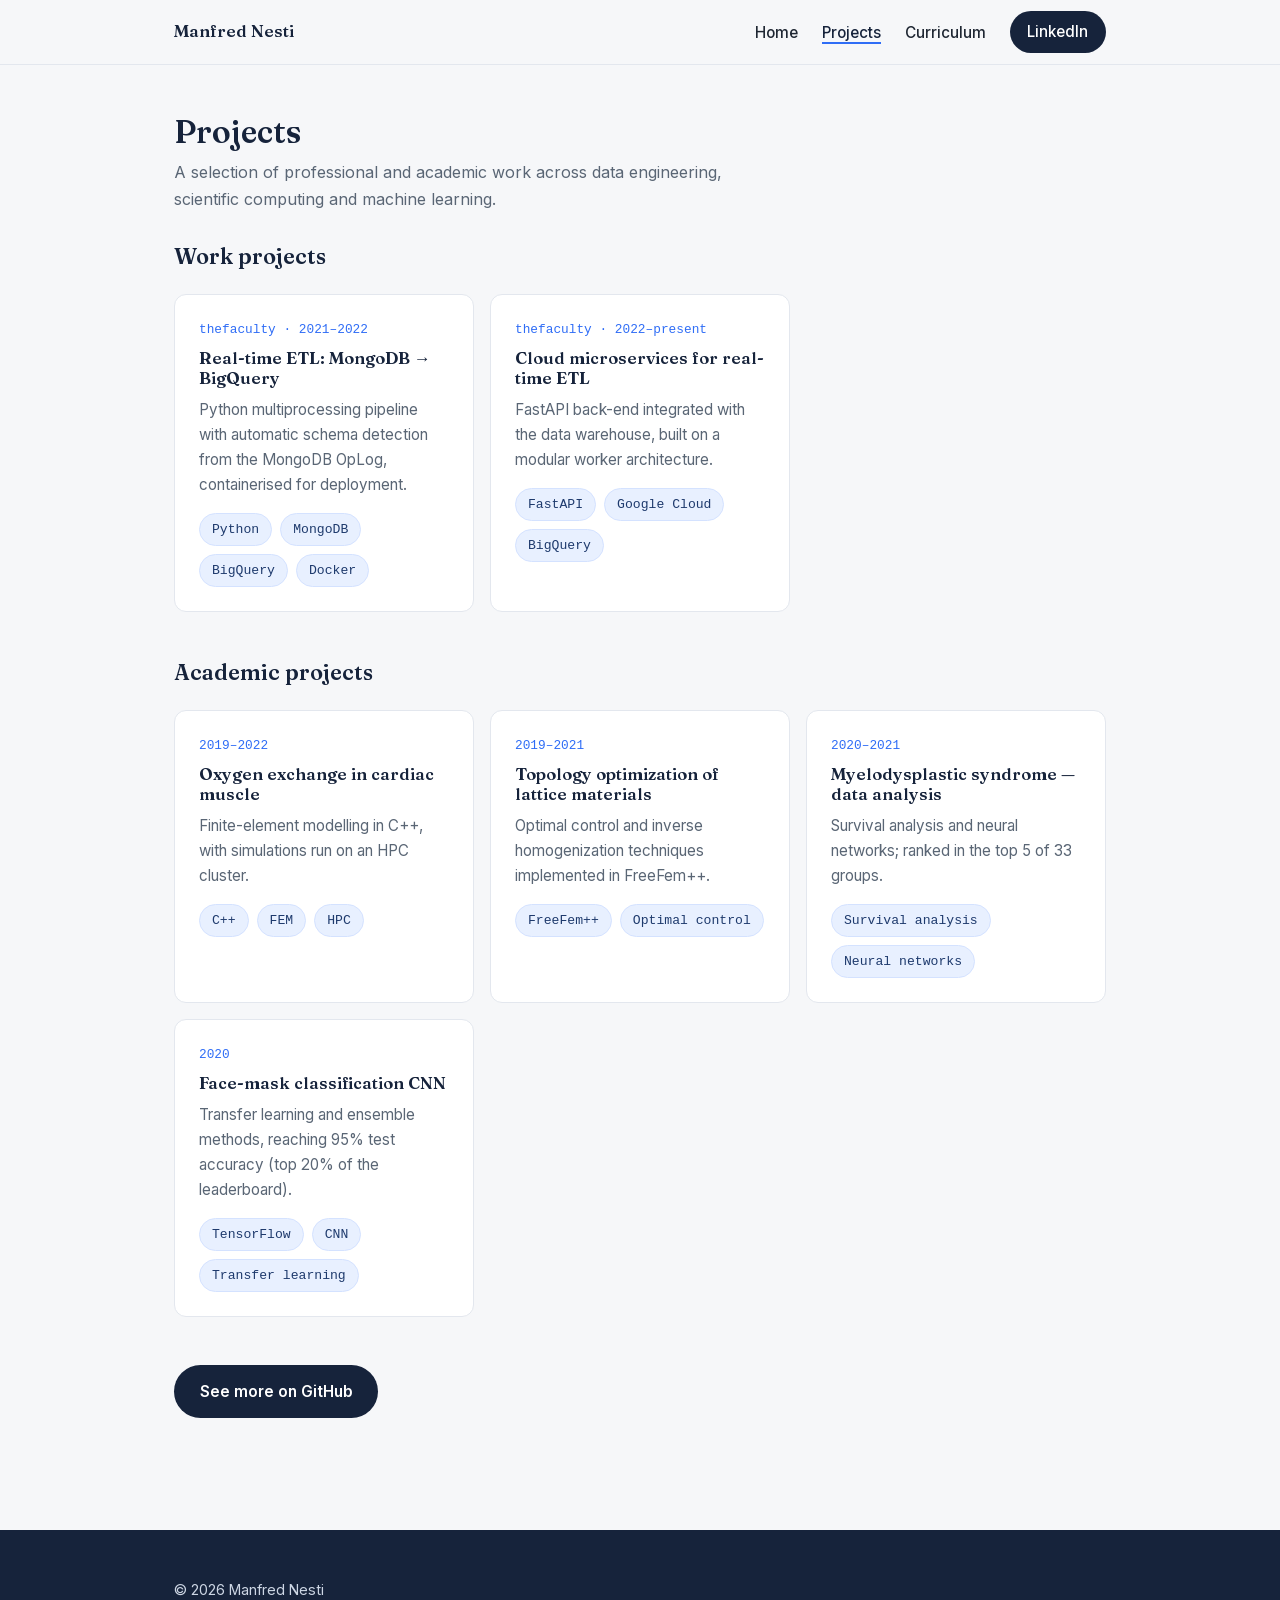
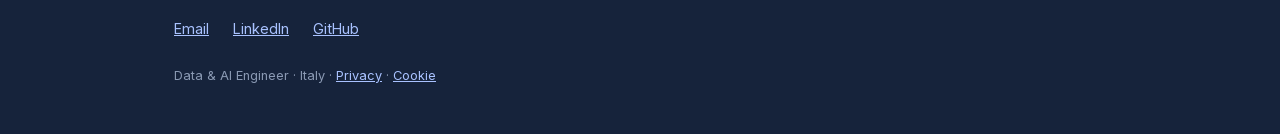
<file: projects.html>
<!DOCTYPE html>
<html lang="en">
<head>
  <meta charset="UTF-8" />
  <meta name="viewport" content="width=device-width, initial-scale=1.0" />

  <title>Projects — Manfred Nesti | Big Data &amp; Scientific Computing Engineer</title>
  <meta name="description" content="Selected work and academic projects by Manfred Nesti: real-time ETL pipelines, cloud microservices, finite-element simulations and machine-learning models." />
  <link rel="canonical" href="https://www.manfrednesti.com/projects" />

  <link rel="icon" href="assets/favicon.svg" type="image/svg+xml" />
  <link rel="icon" href="assets/favicon-32.png" sizes="32x32" type="image/png" />
  <link rel="apple-touch-icon" href="assets/apple-touch-icon.png" />
  <link rel="preload" href="assets/fonts/fraunces-latin.woff2" as="font" type="font/woff2" crossorigin />
  <link rel="preload" href="assets/fonts/inter-latin.woff2" as="font" type="font/woff2" crossorigin />
  <link rel="stylesheet" href="css/style.css" />
</head>

<body>
  <a class="skip-link" href="#main">Skip to content</a>

  <!-- ============ HEADER ============ -->
  <header class="site-header">
    <div class="container">
      <nav class="nav" data-nav aria-label="Main navigation">
        <a class="nav__brand" href="/">Manfred Nesti</a>
        <button class="nav__toggle" data-nav-toggle aria-label="Open menu" aria-expanded="false">☰</button>
        <ul class="nav__links">
          <li><a href="/">Home</a></li>
          <li><a href="projects" aria-current="page">Projects</a></li>
          <li><a href="cv">Curriculum</a></li>
          <li><a class="btn btn--sm" href="https://www.linkedin.com/in/manfred-nesti/" target="_blank" rel="noopener">LinkedIn</a></li>
        </ul>
      </nav>
    </div>
  </header>

  <main id="main">
    <section class="section" style="border-top: 0;">
      <div class="container">
        <h2 style="font-size: 2rem;">Projects</h2>
        <p class="section__lead">A selection of professional and academic work across data engineering,
          scientific computing and machine learning.</p>

        <!-- ===== WORK PROJECTS ===== -->
        <h3 class="cv-heading">Work projects</h3>
        <div class="grid-cards">
          <article class="card">
            <div class="card__meta">thefaculty · 2021–2022</div>
            <h3>Real-time ETL: MongoDB → BigQuery</h3>
            <p>Python multiprocessing pipeline with automatic schema detection from the MongoDB OpLog,
               containerised for deployment.</p>
            <div class="card__tags">
              <ul class="chips">
                <li class="chip">Python</li><li class="chip">MongoDB</li><li class="chip">BigQuery</li><li class="chip">Docker</li>
              </ul>
            </div>
          </article>
          <article class="card">
            <div class="card__meta">thefaculty · 2022–present</div>
            <h3>Cloud microservices for real-time ETL</h3>
            <p>FastAPI back-end integrated with the data warehouse, built on a modular worker architecture.</p>
            <div class="card__tags">
              <ul class="chips">
                <li class="chip">FastAPI</li><li class="chip">Google Cloud</li><li class="chip">BigQuery</li>
              </ul>
            </div>
          </article>
        </div>

        <!-- ===== ACADEMIC PROJECTS ===== -->
        <h3 class="cv-heading">Academic projects</h3>
        <div class="grid-cards">
          <article class="card">
            <div class="card__meta">2019–2022</div>
            <h3>Oxygen exchange in cardiac muscle</h3>
            <p>Finite-element modelling in C++, with simulations run on an HPC cluster.</p>
            <div class="card__tags">
              <ul class="chips"><li class="chip">C++</li><li class="chip">FEM</li><li class="chip">HPC</li></ul>
            </div>
          </article>
          <article class="card">
            <div class="card__meta">2019–2021</div>
            <h3>Topology optimization of lattice materials</h3>
            <p>Optimal control and inverse homogenization techniques implemented in FreeFem++.</p>
            <div class="card__tags">
              <ul class="chips"><li class="chip">FreeFem++</li><li class="chip">Optimal control</li></ul>
            </div>
          </article>
          <article class="card">
            <div class="card__meta">2020–2021</div>
            <h3>Myelodysplastic syndrome — data analysis</h3>
            <p>Survival analysis and neural networks; ranked in the top 5 of 33 groups.</p>
            <div class="card__tags">
              <ul class="chips"><li class="chip">Survival analysis</li><li class="chip">Neural networks</li></ul>
            </div>
          </article>
          <article class="card">
            <div class="card__meta">2020</div>
            <h3>Face-mask classification CNN</h3>
            <p>Transfer learning and ensemble methods, reaching 95% test accuracy (top 20% of the leaderboard).</p>
            <div class="card__tags">
              <ul class="chips"><li class="chip">TensorFlow</li><li class="chip">CNN</li><li class="chip">Transfer learning</li></ul>
            </div>
          </article>
        </div>

        <p style="margin-top: var(--sp-5);">
          <a class="btn" href="https://github.com/ManfredNesti" target="_blank" rel="noopener">See more on GitHub</a>
        </p>
      </div>
    </section>
  </main>

  <!-- ============ FOOTER ============ -->
  <footer class="site-footer">
    <div class="container footer__grid">
      <div>© <span id="year">2026</span> Manfred Nesti</div>
      <div class="footer__links">
        <a href="mailto:manfred.nesti@gmail.com">Email</a>
        <a href="https://www.linkedin.com/in/manfred-nesti/" target="_blank" rel="noopener">LinkedIn</a>
        <a href="https://github.com/ManfredNesti" target="_blank" rel="noopener">GitHub</a>
      </div>
      <div class="footer__legal">Data &amp; AI Engineer · Italy · <a href="privacy">Privacy</a> · <a href="cookie-policy">Cookie</a></div>
    </div>
  </footer>

  <script src="js/main.js" defer></script>
</body>
</html>
</file>
<file: css/style.css>
/* =============================================================
   Manfred Nesti — Single stylesheet
   Structure:
     1. Design tokens (colors, spacing, typography)  ← change the theme here
     2. Base reset
     3. Layout & utilities
     4. Components (nav, buttons, cards, chips, footer)
     5. Specific sections (hero, skills, timeline, projects)
     6. Responsive & accessibility
   ============================================================= */

/* ---------- FONT (self-hosted) ----------
   I caratteri stanno in assets/fonts/ invece che sul CDN di Google: l'IP di
   chi visita non viene più trasmesso a terzi a ogni caricamento di pagina.
   Licenza SIL Open Font, testo in assets/fonts/OFL-*.txt */
@font-face {
  font-family: 'Fraunces';
  font-style: normal;
  font-weight: 400 600;      /* variabile: un solo file copre la scala */
  font-display: swap;
  src: url('../assets/fonts/fraunces-latin-ext.woff2') format('woff2');
  unicode-range: U+0100-02BA, U+02BD-02C5, U+02C7-02CC, U+02CE-02D7, U+02DD-02FF, U+0304, U+0308, U+0329, U+1D00-1DBF, U+1E00-1E9F, U+1EF2-1EFF, U+2020, U+20A0-20AB, U+20AD-20C0, U+2113, U+2C60-2C7F, U+A720-A7FF;
}
@font-face {
  font-family: 'Fraunces';
  font-style: normal;
  font-weight: 400 600;      /* variabile: un solo file copre la scala */
  font-display: swap;
  src: url('../assets/fonts/fraunces-latin.woff2') format('woff2');
  unicode-range: U+0000-00FF, U+0131, U+0152-0153, U+02BB-02BC, U+02C6, U+02DA, U+02DC, U+0304, U+0308, U+0329, U+2000-206F, U+20AC, U+2122, U+2191, U+2193, U+2212, U+2215, U+FEFF, U+FFFD;
}
@font-face {
  font-family: 'Inter';
  font-style: normal;
  font-weight: 400 600;      /* variabile: un solo file copre la scala */
  font-display: swap;
  src: url('../assets/fonts/inter-latin-ext.woff2') format('woff2');
  unicode-range: U+0100-02BA, U+02BD-02C5, U+02C7-02CC, U+02CE-02D7, U+02DD-02FF, U+0304, U+0308, U+0329, U+1D00-1DBF, U+1E00-1E9F, U+1EF2-1EFF, U+2020, U+20A0-20AB, U+20AD-20C0, U+2113, U+2C60-2C7F, U+A720-A7FF;
}
@font-face {
  font-family: 'Inter';
  font-style: normal;
  font-weight: 400 600;      /* variabile: un solo file copre la scala */
  font-display: swap;
  src: url('../assets/fonts/inter-latin.woff2') format('woff2');
  unicode-range: U+0000-00FF, U+0131, U+0152-0153, U+02BB-02BC, U+02C6, U+02DA, U+02DC, U+0304, U+0308, U+0329, U+2000-206F, U+20AC, U+2122, U+2191, U+2193, U+2212, U+2215, U+FEFF, U+FFFD;
}

/* ---------- 1. DESIGN TOKENS ---------- */
:root {
  /* Colors */
  --c-primary:        #16233b;   /* deep ink navy */
  --c-primary-light:  #2f6df6;   /* electric blue accent */
  --c-accent-soft:    #e8f0ff;   /* pale blue wash */
  --c-bg:             #f6f7f9;   /* cool light grey */
  --c-surface:        #ffffff;
  --c-text:           #1f2733;
  --c-text-muted:     #5a6675;
  --c-border:         #e3e7ee;

  /* Typography */
  --font-serif: 'Fraunces', Georgia, serif;
  --font-sans:  'Inter', system-ui, -apple-system, sans-serif;
  --font-mono:  ui-monospace, 'SF Mono', 'JetBrains Mono', Menlo, Consolas, monospace;

  /* Spacing scale */
  --sp-1: 0.5rem;
  --sp-2: 1rem;
  --sp-3: 1.5rem;
  --sp-4: 2rem;
  --sp-5: 3rem;
  --sp-6: 4rem;

  /* Layout */
  --container: 980px;
  --radius: 12px;
  --radius-pill: 999px;
  --shadow: 0 8px 24px rgba(22, 35, 59, 0.10);
}

/* ---------- 2. RESET ---------- */
*, *::before, *::after { box-sizing: border-box; }
* { margin: 0; padding: 0; }
html { scroll-behavior: smooth; -webkit-text-size-adjust: 100%; }
body {
  font-family: var(--font-sans);
  color: var(--c-text);
  background: var(--c-bg);
  line-height: 1.65;
  -webkit-font-smoothing: antialiased;
}
img { max-width: 100%; height: auto; display: block; }
a { color: var(--c-primary-light); }
h1, h2, h3 { font-family: var(--font-serif); font-weight: 600; line-height: 1.2; color: var(--c-primary); }

/* ---------- 3. LAYOUT & UTILITIES ---------- */
.container { max-width: var(--container); margin-inline: auto; padding-inline: var(--sp-3); }
main { display: block; }

/* "Skip to content" link for accessibility (only visible on Tab) */
.skip-link {
  position: absolute; left: -9999px; top: 0;
  background: var(--c-primary); color: #fff; padding: var(--sp-1) var(--sp-2);
  border-radius: 0 0 var(--radius) 0; z-index: 100;
}
.skip-link:focus { left: 0; }

/* Consistent visible focus across the site */
:focus-visible { outline: 3px solid var(--c-primary-light); outline-offset: 2px; border-radius: 4px; }

/* ---------- 4. COMPONENTS ---------- */

/* -- Navigation -- */
.site-header {
  position: sticky; top: 0; z-index: 50;
  background: rgba(246, 247, 249, 0.92);
  backdrop-filter: blur(8px);
  border-bottom: 1px solid var(--c-border);
}
.nav {
  display: flex; align-items: center; justify-content: space-between;
  height: 64px;
}
.nav__brand {
  font-family: var(--font-serif); font-weight: 600; font-size: 1.05rem;
  color: var(--c-primary); text-decoration: none; white-space: nowrap;
}
.nav__links { display: flex; align-items: center; gap: var(--sp-3); list-style: none; }
.nav__links a {
  color: var(--c-text); text-decoration: none; font-size: 0.95rem; font-weight: 500;
}
.nav__links a:hover { color: var(--c-primary-light); }
.nav__links a[aria-current="page"] { color: var(--c-primary); border-bottom: 2px solid var(--c-primary-light); }

/* Hamburger button (hidden on desktop) */
.nav__toggle {
  display: none; background: none; border: 0; cursor: pointer;
  font-size: 1.5rem; color: var(--c-primary); padding: var(--sp-1);
}

/* -- Primary button -- */
.btn {
  display: inline-block; background: var(--c-primary); color: #fff !important;
  text-decoration: none; font-weight: 600; font-size: 0.95rem;
  padding: 0.85rem 1.6rem; border-radius: var(--radius-pill);
  transition: background 0.2s, transform 0.1s;
}
.btn:hover { background: var(--c-primary-light); }
.btn:active { transform: translateY(1px); }
.btn--sm { padding: 0.55rem 1.1rem; font-size: 0.9rem; }
.btn--ghost {
  background: transparent; color: var(--c-primary) !important;
  border: 1px solid var(--c-border);
}
.btn--ghost:hover { background: var(--c-surface); border-color: var(--c-primary-light); color: var(--c-primary-light) !important; }

/* Row of CTA buttons */
.btn-row { display: flex; flex-wrap: wrap; gap: var(--sp-2); }

/* -- Card -- */
.card {
  background: var(--c-surface); border: 1px solid var(--c-border);
  border-radius: var(--radius); padding: var(--sp-3);
  transition: box-shadow 0.2s, transform 0.2s;
}
.card:hover { box-shadow: var(--shadow); transform: translateY(-2px); }
.card h3 { font-size: 1.05rem; margin-bottom: var(--sp-1); }
.card p { font-size: 0.95rem; color: var(--c-text-muted); }
.card .card__meta { font-family: var(--font-mono); font-size: 0.8rem; color: var(--c-primary-light); margin-bottom: var(--sp-1); }
.card .card__tags { margin-top: var(--sp-2); }

/* -- Footer -- */
.site-footer { background: var(--c-primary); color: #cdd6e4; padding: var(--sp-5) 0; margin-top: var(--sp-6); }
.site-footer a { color: #a9c2ff; }
.site-footer .footer__grid { display: grid; gap: var(--sp-2); font-size: 0.9rem; }
.site-footer .footer__legal { margin-top: var(--sp-1); font-size: 0.8rem; color: #8a99b3; }
.footer__links { display: flex; gap: var(--sp-3); flex-wrap: wrap; }

/* ---------- 5. SECTIONS ---------- */

/* -- Hero -- */
.hero { padding: var(--sp-6) 0 var(--sp-5); }
.hero__grid { display: grid; grid-template-columns: 180px 1fr; gap: var(--sp-5); align-items: center; }
.hero h1 { font-size: clamp(2.2rem, 5vw, 3rem); margin-bottom: var(--sp-1); }
.hero__role { font-size: 1.2rem; color: var(--c-primary-light); font-weight: 500; margin-bottom: var(--sp-2); }
.hero__intro { color: var(--c-text-muted); max-width: 52ch; margin-bottom: var(--sp-3); }

/* -- Monogram in the hero -- */
.hero__logo { width: 180px; height: 180px; justify-self: center; }
.hero__photo { width: 180px; aspect-ratio: 4 / 5; object-fit: cover; object-position: center top; border-radius: var(--radius); box-shadow: 0 10px 30px rgba(0,0,0,0.18); justify-self: center; }

/* -- Generic sections -- */
.section { padding: var(--sp-5) 0; border-top: 1px solid var(--c-border); }
.section > .container > h2 { font-size: 1.75rem; margin-bottom: var(--sp-3); }
.section__lead { color: var(--c-text-muted); max-width: 60ch; margin-top: calc(-1 * var(--sp-2)); margin-bottom: var(--sp-3); }
.prose p { margin-bottom: var(--sp-2); max-width: 68ch; }
.prose p:last-child { margin-bottom: 0; }

/* -- Card grid -- */
.grid-cards { display: grid; grid-template-columns: repeat(auto-fill, minmax(260px, 1fr)); gap: var(--sp-2); }

/* -- Skills (chip groups) -- */
.skills { display: grid; gap: var(--sp-3); }
.skill-group { display: grid; grid-template-columns: 200px 1fr; gap: var(--sp-2); align-items: start; }
.skill-group__label { font-weight: 600; color: var(--c-primary); font-size: 0.95rem; padding-top: 4px; }
.chips { display: flex; flex-wrap: wrap; gap: var(--sp-1); list-style: none; }
.chip {
  font-family: var(--font-mono); font-size: 0.82rem;
  background: var(--c-accent-soft); color: #1e3a6d;
  border: 1px solid #d4e2ff; border-radius: var(--radius-pill);
  padding: 0.3rem 0.75rem; white-space: nowrap;
}

/* -- Timeline (experience / education) -- */
.timeline { list-style: none; border-left: 2px solid var(--c-border); padding-left: var(--sp-3); }
.timeline li { position: relative; padding-bottom: var(--sp-4); }
.timeline li:last-child { padding-bottom: 0; }
.timeline li::before {
  content: ""; position: absolute; left: calc(-1 * var(--sp-3) - 6px); top: 6px;
  width: 10px; height: 10px; border-radius: 50%; background: var(--c-primary-light);
}
.timeline .year { font-family: var(--font-mono); font-weight: 500; color: var(--c-primary-light); font-size: 0.82rem; }
.timeline h3 { font-size: 1.1rem; margin: 3px 0; }
.timeline .org { color: var(--c-text-muted); font-weight: 500; margin-bottom: var(--sp-1); }
.timeline ul { margin: var(--sp-1) 0 0; padding-left: 1.1rem; }
.timeline ul li { padding: 0 0 4px; }
.timeline ul li::before { display: none; }
.timeline p { color: var(--c-text-muted); font-size: 0.95rem; }

/* -- CV headings & lists -- */
.cv-heading { font-size: 1.35rem; margin: var(--sp-5) 0 var(--sp-3); }
.cv-heading:first-of-type { margin-top: var(--sp-4); }
.cv-list { list-style: none; display: grid; gap: var(--sp-2); }
.cv-list li { position: relative; padding-left: var(--sp-3); color: var(--c-text); max-width: 74ch; }
.cv-list li::before { content: "—"; position: absolute; left: 0; color: var(--c-primary-light); }

/* -- Contact list -- */
.contact-list { list-style: none; display: grid; gap: var(--sp-1); font-size: 1.05rem; }
.contact-list a { text-decoration: none; }
.contact-list .contact-label { font-family: var(--font-mono); font-size: 0.8rem; color: var(--c-text-muted); display: inline-block; width: 90px; }

/* ---------- 6. RESPONSIVE & ACCESSIBILITY ---------- */
@media (max-width: 720px) {
  .nav__toggle { display: block; }
  .nav__links {
    position: absolute; top: 64px; left: 0; right: 0;
    flex-direction: column; align-items: flex-start; gap: 0;
    background: var(--c-bg); border-bottom: 1px solid var(--c-border);
    padding: var(--sp-2) var(--sp-3);
    display: none; /* toggled via data-open on <nav> (see main.js) */
  }
  .nav[data-open="true"] .nav__links { display: flex; }
  .nav__links li { width: 100%; }
  .nav__links a { display: block; padding: var(--sp-1) 0; width: 100%; }
  /* Pulsante (LinkedIn) nel menu mobile: testo centrato e padding pieno */
  .nav__links a.btn { text-align: center; padding: 0.8rem 1.1rem; margin-top: var(--sp-1); }
  .nav__links a[aria-current="page"] { border-bottom: 0; font-weight: 600; }

  .hero__grid { grid-template-columns: 1fr; text-align: center; gap: var(--sp-3); }
  .hero__logo, .hero__photo { margin-inline: auto; }
  .hero__intro { margin-inline: auto; }
  .btn-row { justify-content: center; }
  .skill-group { grid-template-columns: 1fr; gap: var(--sp-1); }
}

/* Respect users who disabled animations */
@media (prefers-reduced-motion: reduce) {
  * { animation: none !important; transition: none !important; scroll-behavior: auto !important; }
}
</file>
